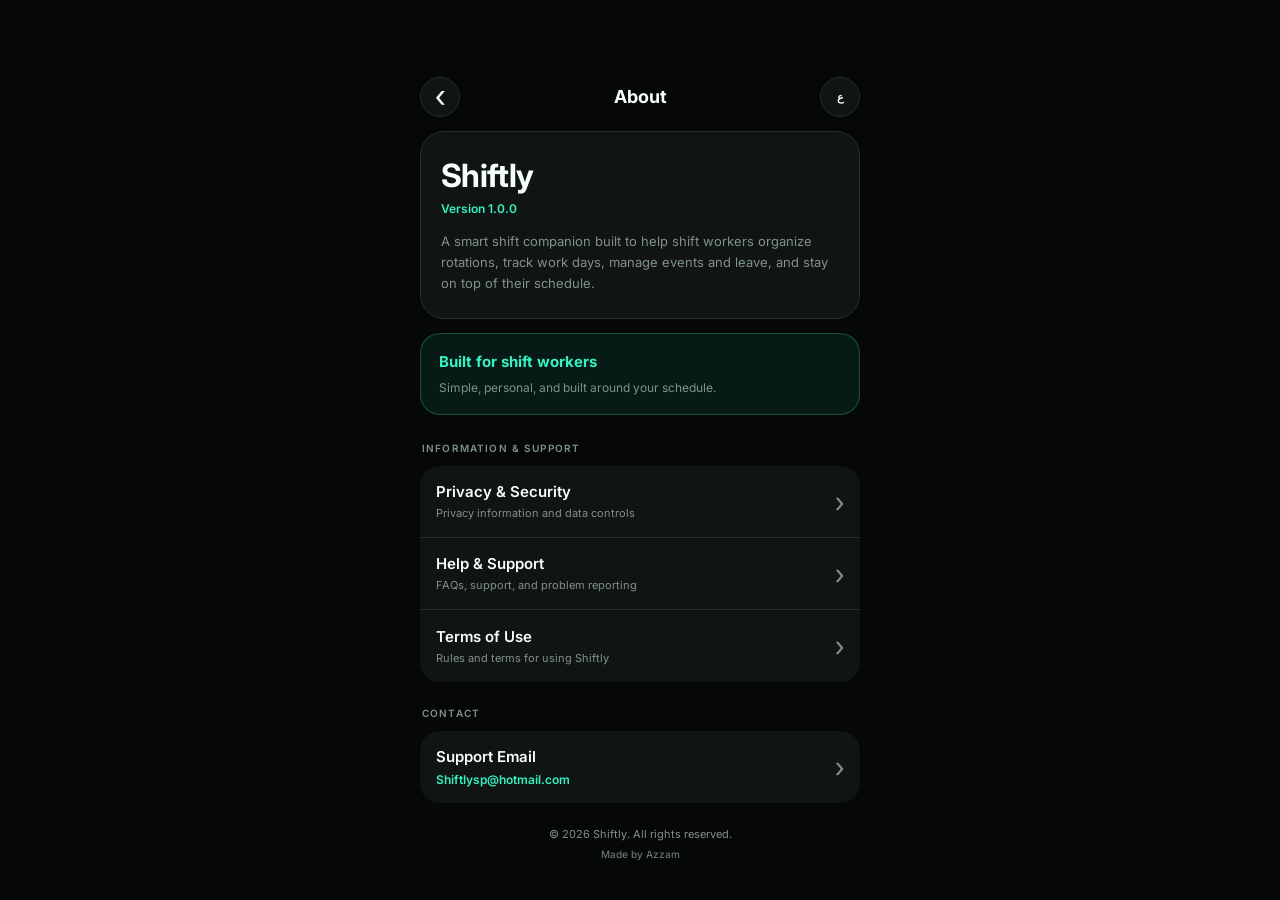
<file: index.html>
<!doctype html>
<html lang="en" dir="ltr" data-lang="en">
<head>
<meta charset="utf-8">
<meta name="viewport" content="width=device-width,initial-scale=1,viewport-fit=cover">
<meta name="theme-color" content="#050807">
<title>Shiftly — About</title>
<link rel="preconnect" href="https://fonts.googleapis.com">
<link rel="preconnect" href="https://fonts.gstatic.com" crossorigin>
<link href="https://fonts.googleapis.com/css2?family=Inter:wght@400;500;600;700&display=swap" rel="stylesheet">
<link rel="stylesheet" href="styles.css">
</head>
<body>
<div class="screen">

<header class="header">
  <a class="backBtn" href="javascript:history.back()" aria-label="Back">
    <span class="backArrow" data-en>‹</span>
    <span class="backArrow" data-ar>›</span>
  </a>
  <div class="headerTitle"><span data-en>About</span><span data-ar>حول التطبيق</span></div>
  <button class="langToggle" data-lang-toggle type="button" onclick="toggleLanguage()" aria-label="التبديل إلى العربية">ع</button>
</header>
<main class="content">
<section class="brandCard">
  <div class="brandName">Shiftly</div>
  <div class="version"><span data-en>Version 1.0.0</span><span data-ar>الإصدار ١.٠.٠</span></div>
  <div class="brandDescription rtl-text"><span data-en>A smart shift companion built to help shift workers organize rotations, track work days, manage events and leave, and stay on top of their schedule.</span><span data-ar>مساعد ذكي لتنظيم جداول العمل، صُمم لمساعدة الموظفين بنظام الشفتات على متابعة الروتيشن وأيام الدوام والأحداث والإجازات والتنبيهات بسهولة.</span></div>
</section>
<section class="madeCard">
  <div class="madeSectionTitle rtl-text"><span data-en>Built for shift workers</span><span data-ar>مصمم للموظفين بنظام الشفتات</span></div>
  <div class="madeBody rtl-text"><span data-en>Simple, personal, and built around your schedule.</span><span data-ar>بسيط، شخصي، ومصمم حول جدولك.</span></div>
</section>
<div class="sectionLabel"><span data-en>INFORMATION &amp; SUPPORT</span><span data-ar>المعلومات والدعم</span></div>
<div class="card">
  <a class="row" href="privacy-security/">
    <div class="rowText">
      <div class="linkTitle rtl-text"><span data-en>Privacy &amp; Security</span><span data-ar>الخصوصية والأمان</span></div>
      <div class="linkSubtitle rtl-text"><span data-en>Privacy information and data controls</span><span data-ar>معلومات الخصوصية والتحكم في البيانات</span></div>
    </div>
    <div class="chevron"><span data-en>›</span><span data-ar>‹</span></div>
  </a>
  <a class="row" href="support/">
    <div class="rowText">
      <div class="linkTitle rtl-text"><span data-en>Help &amp; Support</span><span data-ar>المساعدة والدعم</span></div>
      <div class="linkSubtitle rtl-text"><span data-en>FAQs, support, and problem reporting</span><span data-ar>الأسئلة الشائعة والدعم والإبلاغ عن المشاكل</span></div>
    </div>
    <div class="chevron"><span data-en>›</span><span data-ar>‹</span></div>
  </a>
  <a class="row" href="terms/">
    <div class="rowText">
      <div class="linkTitle rtl-text"><span data-en>Terms of Use</span><span data-ar>شروط الاستخدام</span></div>
      <div class="linkSubtitle rtl-text"><span data-en>Rules and terms for using Shiftly</span><span data-ar>قواعد وشروط استخدام Shiftly</span></div>
    </div>
    <div class="chevron"><span data-en>›</span><span data-ar>‹</span></div>
  </a>
</div>

<div class="sectionLabel"><span data-en>CONTACT</span><span data-ar>التواصل</span></div>
<div class="card">
  <a class="row" href="mailto:Shiftlysp@hotmail.com?subject=Shiftly%20Support">
    <div class="rowText">
      <div class="linkTitle rtl-text"><span data-en>Support Email</span><span data-ar>بريد الدعم</span></div>
      <div class="email rtl-text">Shiftlysp@hotmail.com</div>
    </div>
    <div class="chevron"><span data-en>›</span><span data-ar>‹</span></div>
  </a>
</div>

<div class="footerWrap">
  <div class="footer">© 2026 Shiftly. All rights reserved.</div>
  <div class="footerMadeBy">Made by Azzam</div>
</div>
</main>

</div>
<script src="app.js"></script>
</body>
</html>
</file>
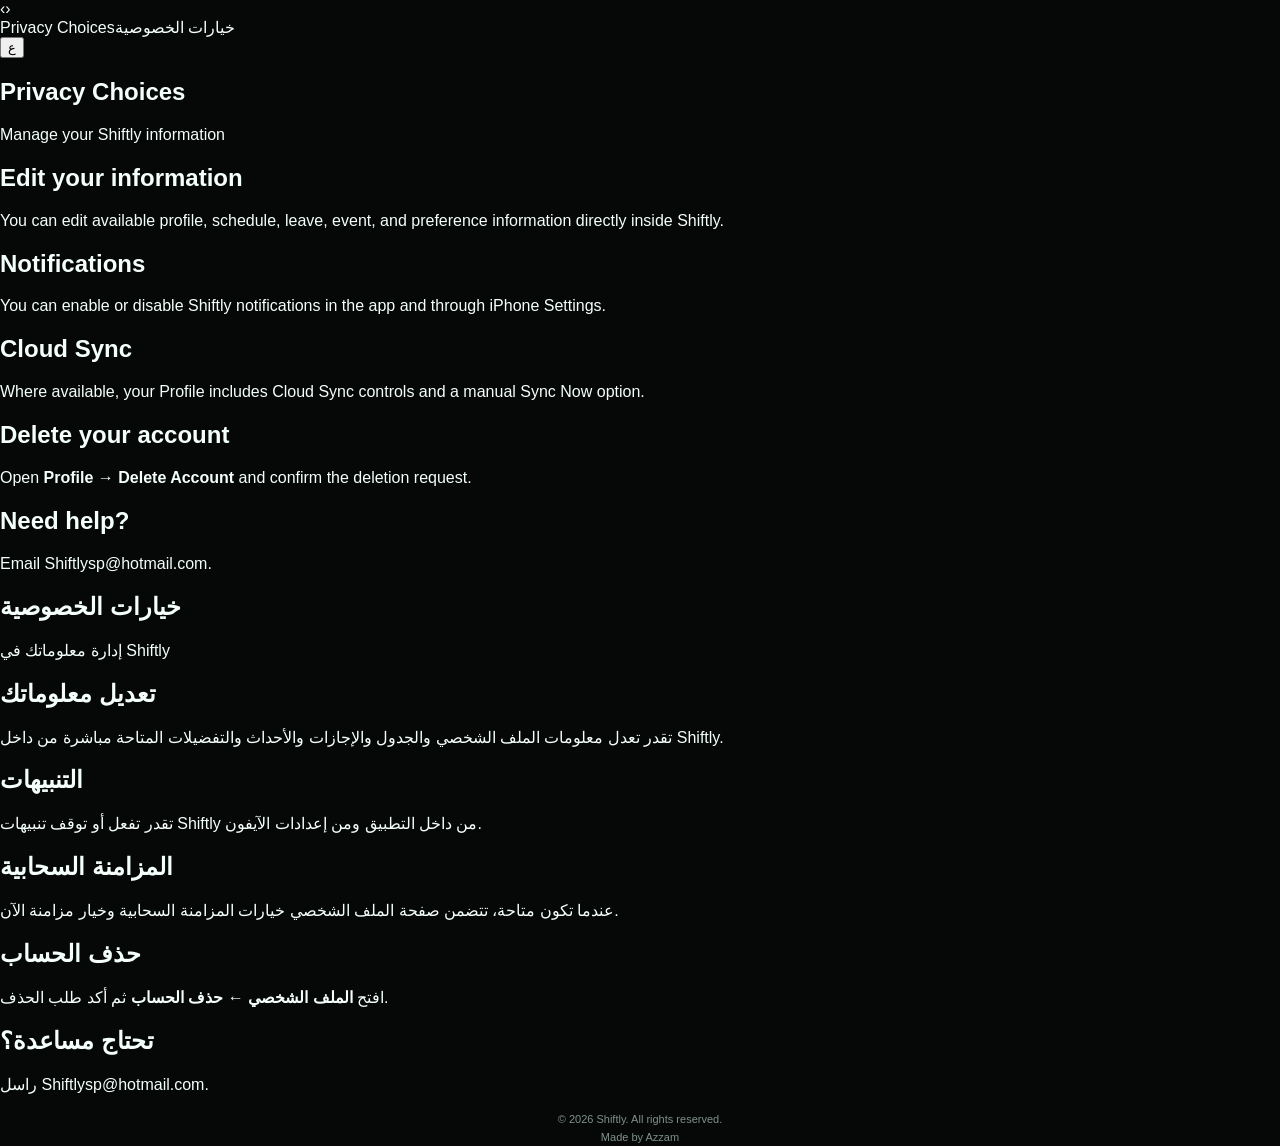
<file: privacy-choices/index.html>
<!doctype html>
<html lang="en" dir="ltr" data-lang="en">
<head>
<meta charset="utf-8">
<meta name="viewport" content="width=device-width,initial-scale=1,viewport-fit=cover">
<meta name="theme-color" content="#07040d">
<meta name="description" content="Shiftly">
<title>Privacy Choices — Shiftly</title>
<link rel="stylesheet" href="../styles.css">
</head>
<body><div class="app-shell">
<div class="topbar">
  <a class="icon-btn" href="../" aria-label="Back">
    <span class="arrow lang-en">‹</span><span class="arrow lang-ar">›</span>
  </a>
  <div class="title"><span class="lang-en">Privacy Choices</span><span class="lang-ar">خيارات الخصوصية</span></div>
  <button class="lang-btn" id="langBtn" onclick="toggleLang()" aria-label="Change language">ع</button>
</div>
<section class="doc lang-en">
<h1>Privacy Choices</h1>
<div class="meta">Manage your Shiftly information</div>
<h2>Edit your information</h2>
<p>You can edit available profile, schedule, leave, event, and preference information directly inside Shiftly.</p>
<h2>Notifications</h2>
<p>You can enable or disable Shiftly notifications in the app and through iPhone Settings.</p>
<h2>Cloud Sync</h2>
<p>Where available, your Profile includes Cloud Sync controls and a manual Sync Now option.</p>
<h2>Delete your account</h2>
<p>Open <strong>Profile → Delete Account</strong> and confirm the deletion request.</p>
<h2>Need help?</h2>
<p>Email <a class="inline" href="mailto:Shiftlysp@hotmail.com?subject=Shiftly%20Privacy%20Request">Shiftlysp@hotmail.com</a>.</p>
</section>

<section class="doc lang-ar">
<h1>خيارات الخصوصية</h1>
<div class="meta">إدارة معلوماتك في Shiftly</div>
<h2>تعديل معلوماتك</h2>
<p>تقدر تعدل معلومات الملف الشخصي والجدول والإجازات والأحداث والتفضيلات المتاحة مباشرة من داخل Shiftly.</p>
<h2>التنبيهات</h2>
<p>تقدر تفعل أو توقف تنبيهات Shiftly من داخل التطبيق ومن إعدادات الآيفون.</p>
<h2>المزامنة السحابية</h2>
<p>عندما تكون متاحة، تتضمن صفحة الملف الشخصي خيارات المزامنة السحابية وخيار مزامنة الآن.</p>
<h2>حذف الحساب</h2>
<p>افتح <strong>الملف الشخصي ← حذف الحساب</strong> ثم أكد طلب الحذف.</p>
<h2>تحتاج مساعدة؟</h2>
<p>راسل <a class="inline" href="mailto:Shiftlysp@hotmail.com?subject=Shiftly%20Privacy%20Request">Shiftlysp@hotmail.com</a>.</p>
</section>

<div class="footer">
  <div>© 2026 Shiftly. All rights reserved.</div>
  <div class="made">Made by Azzam</div>
</div>
</div><script src="../app.js"></script></body></html>
</file>
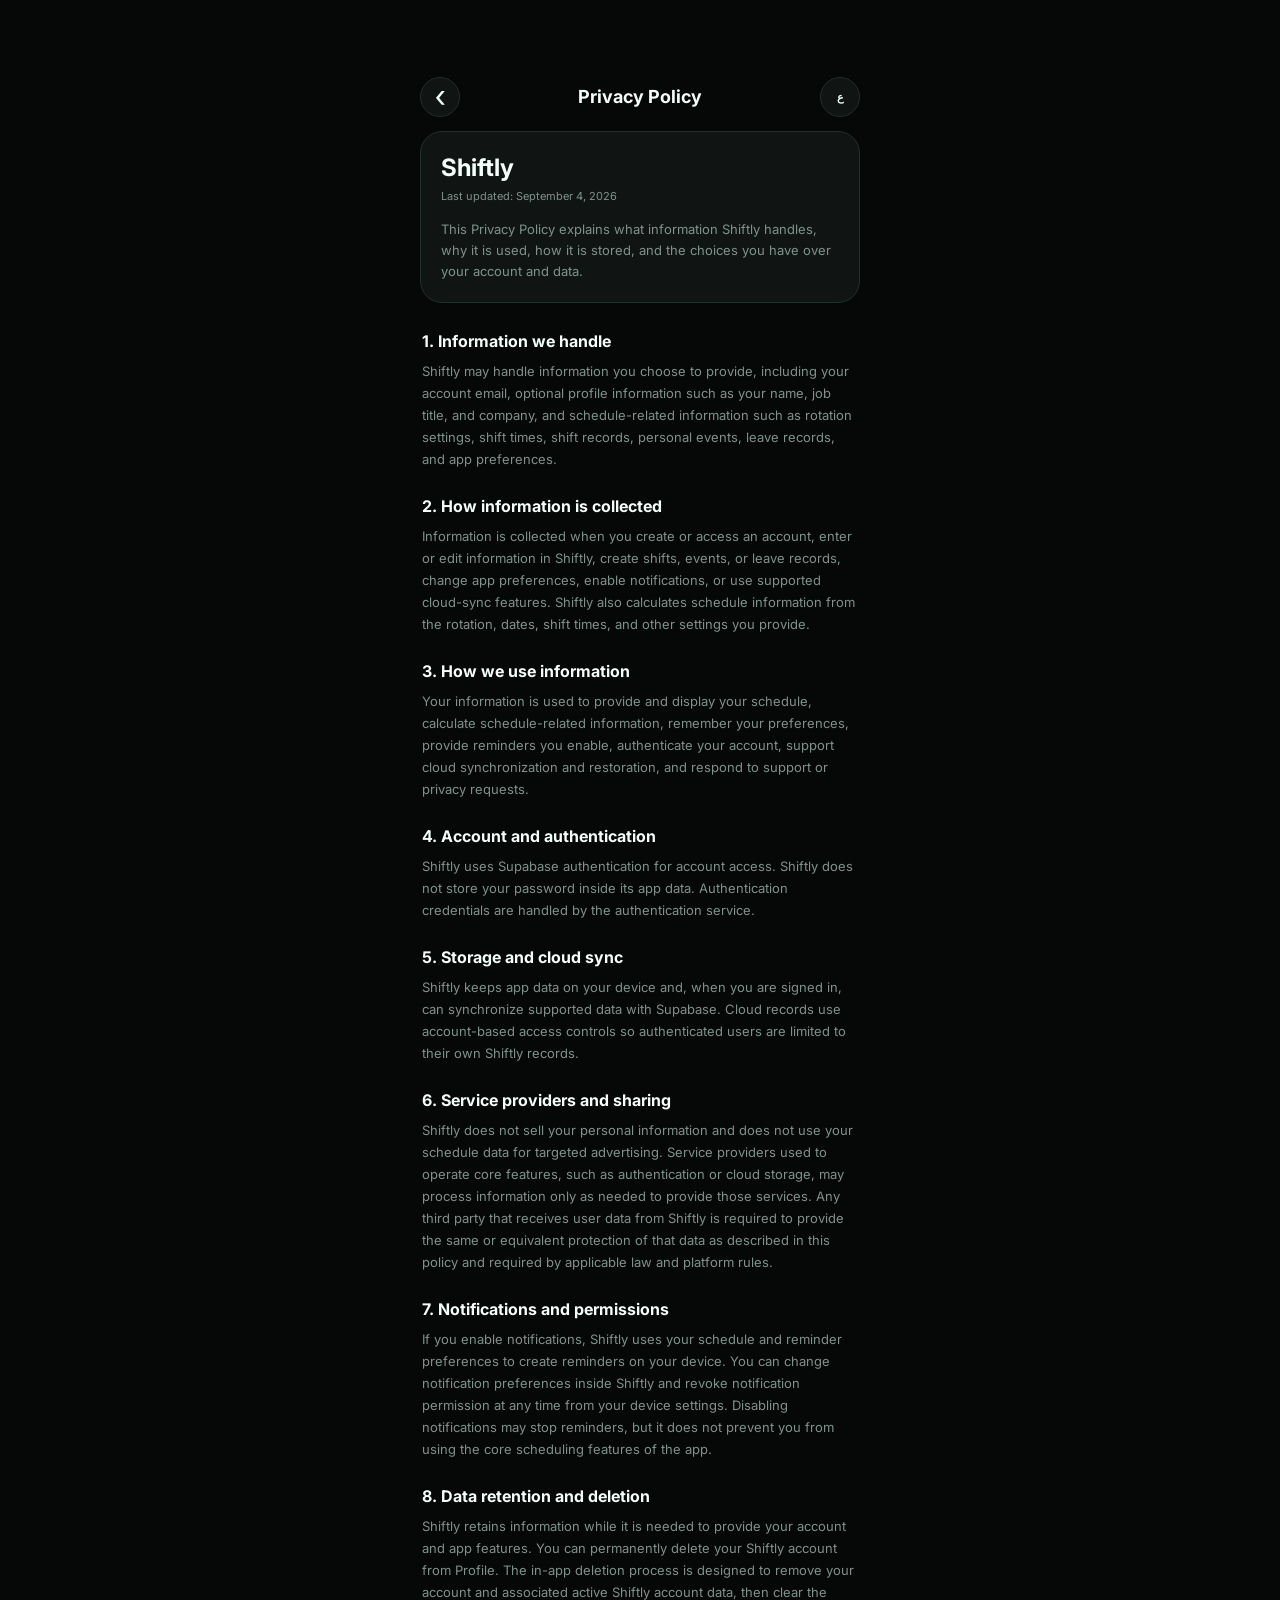
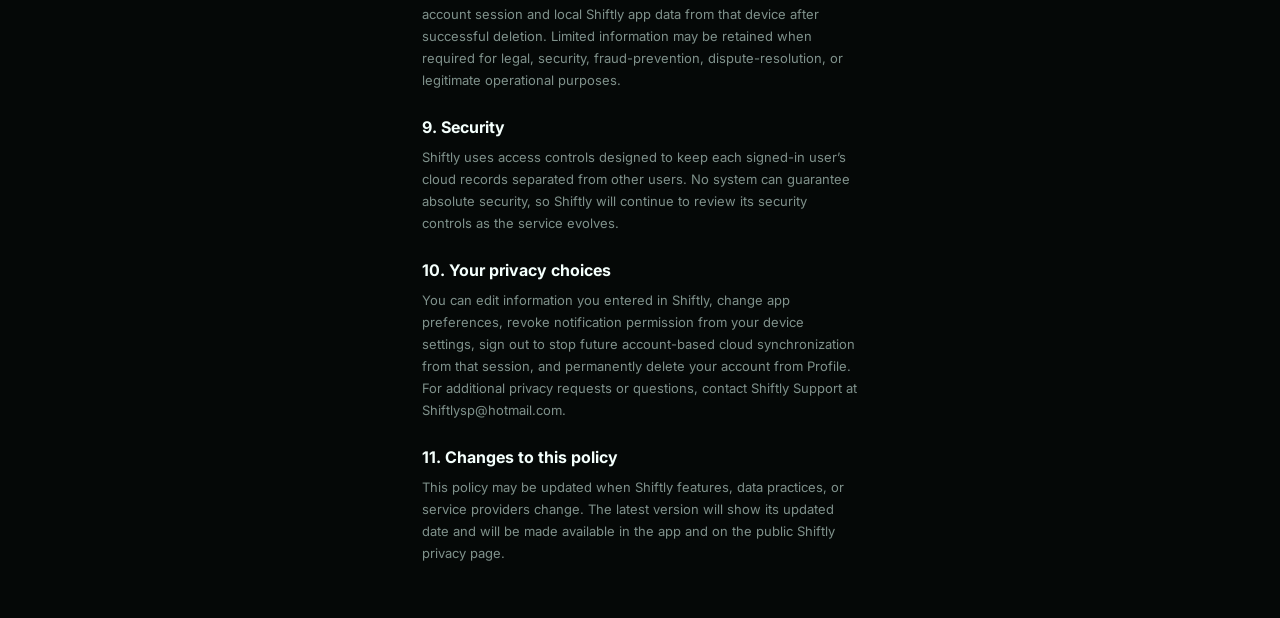
<file: privacy-policy/index.html>
<!doctype html>
<html lang="en" dir="ltr" data-lang="en">
<head>
<meta charset="utf-8">
<meta name="viewport" content="width=device-width,initial-scale=1,viewport-fit=cover">
<meta name="theme-color" content="#050807">
<title>Shiftly — Privacy Policy</title>
<link rel="preconnect" href="https://fonts.googleapis.com">
<link rel="preconnect" href="https://fonts.gstatic.com" crossorigin>
<link href="https://fonts.googleapis.com/css2?family=Inter:wght@400;500;600;700&display=swap" rel="stylesheet">
<link rel="stylesheet" href="../styles.css">
</head>
<body>
<div class="screen">
<header class="header">
  <a class="backBtn" href="../privacy-security/" aria-label="Back"><span class="backArrow" data-en>‹</span><span class="backArrow" data-ar>›</span></a>
  <div class="headerTitle"><span data-en>Privacy Policy</span><span data-ar>سياسة الخصوصية</span></div>
  <div class="headerSpacer"></div>
</header>
<main class="content">
<section class="introCard">
  <div class="policyName">Shiftly</div>
  <div class="updated rtl-text"><span data-en>Last updated: September 4, 2026</span><span data-ar>آخر تحديث: ٤ سبتمبر ٢٠٢٦</span></div>
  <div class="intro rtl-text"><span data-en>This Privacy Policy explains what information Shiftly handles, why it is used, how it is stored, and the choices you have over your account and data.</span><span data-ar>توضح سياسة الخصوصية هذه المعلومات التي يتعامل معها Shiftly، وسبب استخدامها، وكيفية حفظها، والخيارات المتاحة لك للتحكم في حسابك وبياناتك.</span></div>
</section>
<section class="policySection"><div class="policySectionTitle rtl-text"><span data-en>1. Information we handle</span><span data-ar>١. المعلومات التي نتعامل معها</span></div><div class="policySectionBody rtl-text"><span data-en>Shiftly may handle information you choose to provide, including your account email, optional profile information such as your name, job title, and company, and schedule-related information such as rotation settings, shift times, shift records, personal events, leave records, and app preferences.</span><span data-ar>قد يتعامل Shiftly مع المعلومات التي تختار تقديمها، بما في ذلك بريد حسابك الإلكتروني، ومعلومات الملف الشخصي الاختيارية مثل الاسم والمسمى الوظيفي والشركة، والمعلومات المرتبطة بالجدول مثل إعدادات الروتيشن وأوقات الدوام وسجلات الدوام والأحداث الشخصية وسجلات الإجازات وإعدادات التطبيق.</span></div></section>
<section class="policySection"><div class="policySectionTitle rtl-text"><span data-en>2. How information is collected</span><span data-ar>٢. كيف يتم جمع المعلومات</span></div><div class="policySectionBody rtl-text"><span data-en>Information is collected when you create or access an account, enter or edit information in Shiftly, create shifts, events, or leave records, change app preferences, enable notifications, or use supported cloud-sync features. Shiftly also calculates schedule information from the rotation, dates, shift times, and other settings you provide.</span><span data-ar>يتم جمع المعلومات عندما تنشئ حسابًا أو تدخل إليه، أو تضيف أو تعدل معلومات داخل Shiftly، أو تنشئ دوامًا أو حدثًا أو سجل إجازة، أو تغير إعدادات التطبيق، أو تفعل التنبيهات، أو تستخدم ميزات المزامنة السحابية المدعومة. كما يحسب Shiftly معلومات الجدول اعتمادًا على الروتيشن والتواريخ وأوقات الدوام والإعدادات الأخرى التي تقدمها.</span></div></section>
<section class="policySection"><div class="policySectionTitle rtl-text"><span data-en>3. How we use information</span><span data-ar>٣. كيف نستخدم المعلومات</span></div><div class="policySectionBody rtl-text"><span data-en>Your information is used to provide and display your schedule, calculate schedule-related information, remember your preferences, provide reminders you enable, authenticate your account, support cloud synchronization and restoration, and respond to support or privacy requests.</span><span data-ar>تُستخدم معلوماتك لتوفير وعرض جدولك، وحساب المعلومات المرتبطة بالجدول، وحفظ تفضيلاتك، وتقديم التنبيهات التي تفعلها، وتسجيل الدخول إلى حسابك، ودعم المزامنة والاستعادة السحابية، والرد على طلبات الدعم أو الخصوصية.</span></div></section>
<section class="policySection"><div class="policySectionTitle rtl-text"><span data-en>4. Account and authentication</span><span data-ar>٤. الحساب وتسجيل الدخول</span></div><div class="policySectionBody rtl-text"><span data-en>Shiftly uses Supabase authentication for account access. Shiftly does not store your password inside its app data. Authentication credentials are handled by the authentication service.</span><span data-ar>يستخدم Shiftly خدمة Supabase لتسجيل الدخول إلى الحساب. ولا يحفظ Shiftly كلمة مرورك ضمن بيانات التطبيق، إذ تتم معالجة بيانات تسجيل الدخول بواسطة خدمة المصادقة.</span></div></section>
<section class="policySection"><div class="policySectionTitle rtl-text"><span data-en>5. Storage and cloud sync</span><span data-ar>٥. التخزين والمزامنة السحابية</span></div><div class="policySectionBody rtl-text"><span data-en>Shiftly keeps app data on your device and, when you are signed in, can synchronize supported data with Supabase. Cloud records use account-based access controls so authenticated users are limited to their own Shiftly records.</span><span data-ar>يحتفظ Shiftly ببيانات التطبيق على جهازك، وعند تسجيل الدخول يمكنه مزامنة البيانات المدعومة مع Supabase. وتستخدم السجلات السحابية ضوابط وصول مرتبطة بالحساب بحيث يقتصر وصول المستخدم المسجل على سجلات Shiftly الخاصة به.</span></div></section>
<section class="policySection"><div class="policySectionTitle rtl-text"><span data-en>6. Service providers and sharing</span><span data-ar>٦. مقدمو الخدمات ومشاركة البيانات</span></div><div class="policySectionBody rtl-text"><span data-en>Shiftly does not sell your personal information and does not use your schedule data for targeted advertising. Service providers used to operate core features, such as authentication or cloud storage, may process information only as needed to provide those services. Any third party that receives user data from Shiftly is required to provide the same or equivalent protection of that data as described in this policy and required by applicable law and platform rules.</span><span data-ar>لا يبيع Shiftly معلوماتك الشخصية، ولا يستخدم بيانات جدولك للإعلانات الموجهة. وقد يعالج مقدمو الخدمات المستخدمون لتشغيل الميزات الأساسية، مثل تسجيل الدخول أو التخزين السحابي، المعلومات بالقدر اللازم فقط لتقديم تلك الخدمات. وأي طرف ثالث يستلم بيانات المستخدم من Shiftly يكون مطالبًا بتوفير مستوى حماية مماثل أو مكافئ لما هو موضح في هذه السياسة وما تتطلبه الأنظمة المعمول بها ومتطلبات المنصة.</span></div></section>
<section class="policySection"><div class="policySectionTitle rtl-text"><span data-en>7. Notifications and permissions</span><span data-ar>٧. التنبيهات والأذونات</span></div><div class="policySectionBody rtl-text"><span data-en>If you enable notifications, Shiftly uses your schedule and reminder preferences to create reminders on your device. You can change notification preferences inside Shiftly and revoke notification permission at any time from your device settings. Disabling notifications may stop reminders, but it does not prevent you from using the core scheduling features of the app.</span><span data-ar>إذا فعّلت التنبيهات، يستخدم Shiftly جدولك وتفضيلات التذكير لإنشاء تنبيهات على جهازك. ويمكنك تغيير إعدادات التنبيهات داخل Shiftly وسحب إذن التنبيهات في أي وقت من إعدادات جهازك. وقد يؤدي تعطيل التنبيهات إلى إيقاف التذكيرات، لكنه لا يمنعك من استخدام ميزات تنظيم الجدول الأساسية في التطبيق.</span></div></section>
<section class="policySection"><div class="policySectionTitle rtl-text"><span data-en>8. Data retention and deletion</span><span data-ar>٨. الاحتفاظ بالبيانات وحذفها</span></div><div class="policySectionBody rtl-text"><span data-en>Shiftly retains information while it is needed to provide your account and app features. You can permanently delete your Shiftly account from Profile. The in-app deletion process is designed to remove your account and associated active Shiftly account data, then clear the account session and local Shiftly app data from that device after successful deletion. Limited information may be retained when required for legal, security, fraud-prevention, dispute-resolution, or legitimate operational purposes.</span><span data-ar>يحتفظ Shiftly بالمعلومات ما دامت لازمة لتوفير حسابك وميزات التطبيق. ويمكنك حذف حساب Shiftly نهائيًا من صفحة الملف الشخصي. صُممت عملية الحذف داخل التطبيق لإزالة حسابك وبيانات حساب Shiftly النشطة المرتبطة به، ثم مسح جلسة الحساب وبيانات Shiftly المحلية من ذلك الجهاز بعد نجاح الحذف. وقد يتم الاحتفاظ بقدر محدود من المعلومات عندما يكون ذلك مطلوبًا لأسباب نظامية أو أمنية أو لمنع الاحتيال أو حل النزاعات أو لأغراض تشغيلية مشروعة.</span></div></section>
<section class="policySection"><div class="policySectionTitle rtl-text"><span data-en>9. Security</span><span data-ar>٩. الأمان</span></div><div class="policySectionBody rtl-text"><span data-en>Shiftly uses access controls designed to keep each signed-in user’s cloud records separated from other users. No system can guarantee absolute security, so Shiftly will continue to review its security controls as the service evolves.</span><span data-ar>يستخدم Shiftly ضوابط وصول مصممة لفصل السجلات السحابية لكل مستخدم مسجل عن المستخدمين الآخرين. ولا يمكن لأي نظام ضمان الأمان المطلق، لذلك سيستمر Shiftly في مراجعة ضوابط الأمان مع تطور الخدمة.</span></div></section>
<section class="policySection"><div class="policySectionTitle rtl-text"><span data-en>10. Your privacy choices</span><span data-ar>١٠. خيارات الخصوصية</span></div><div class="policySectionBody rtl-text"><span data-en>You can edit information you entered in Shiftly, change app preferences, revoke notification permission from your device settings, sign out to stop future account-based cloud synchronization from that session, and permanently delete your account from Profile. For additional privacy requests or questions, contact Shiftly Support at Shiftlysp@hotmail.com.</span><span data-ar>يمكنك تعديل المعلومات التي أدخلتها في Shiftly، وتغيير إعدادات التطبيق، وسحب إذن التنبيهات من إعدادات جهازك، وتسجيل الخروج لإيقاف المزامنة السحابية المرتبطة بالحساب من تلك الجلسة، وحذف حسابك نهائيًا من صفحة الملف الشخصي. ولأي طلبات أو أسئلة إضافية متعلقة بالخصوصية، تواصل مع دعم Shiftly عبر Shiftlysp@hotmail.com.</span></div></section>
<section class="policySection"><div class="policySectionTitle rtl-text"><span data-en>11. Changes to this policy</span><span data-ar>١١. التغييرات على هذه السياسة</span></div><div class="policySectionBody rtl-text"><span data-en>This policy may be updated when Shiftly features, data practices, or service providers change. The latest version will show its updated date and will be made available in the app and on the public Shiftly privacy page.</span><span data-ar>قد يتم تحديث هذه السياسة عند تغير ميزات Shiftly أو ممارسات البيانات أو مقدمي الخدمات. وستعرض أحدث نسخة تاريخ تحديثها، وستتوفر داخل التطبيق وعلى صفحة الخصوصية العامة الخاصة بـ Shiftly.</span></div></section>
</main>
</div>
<script src="../app.js"></script>
</body>
</html>
</file>
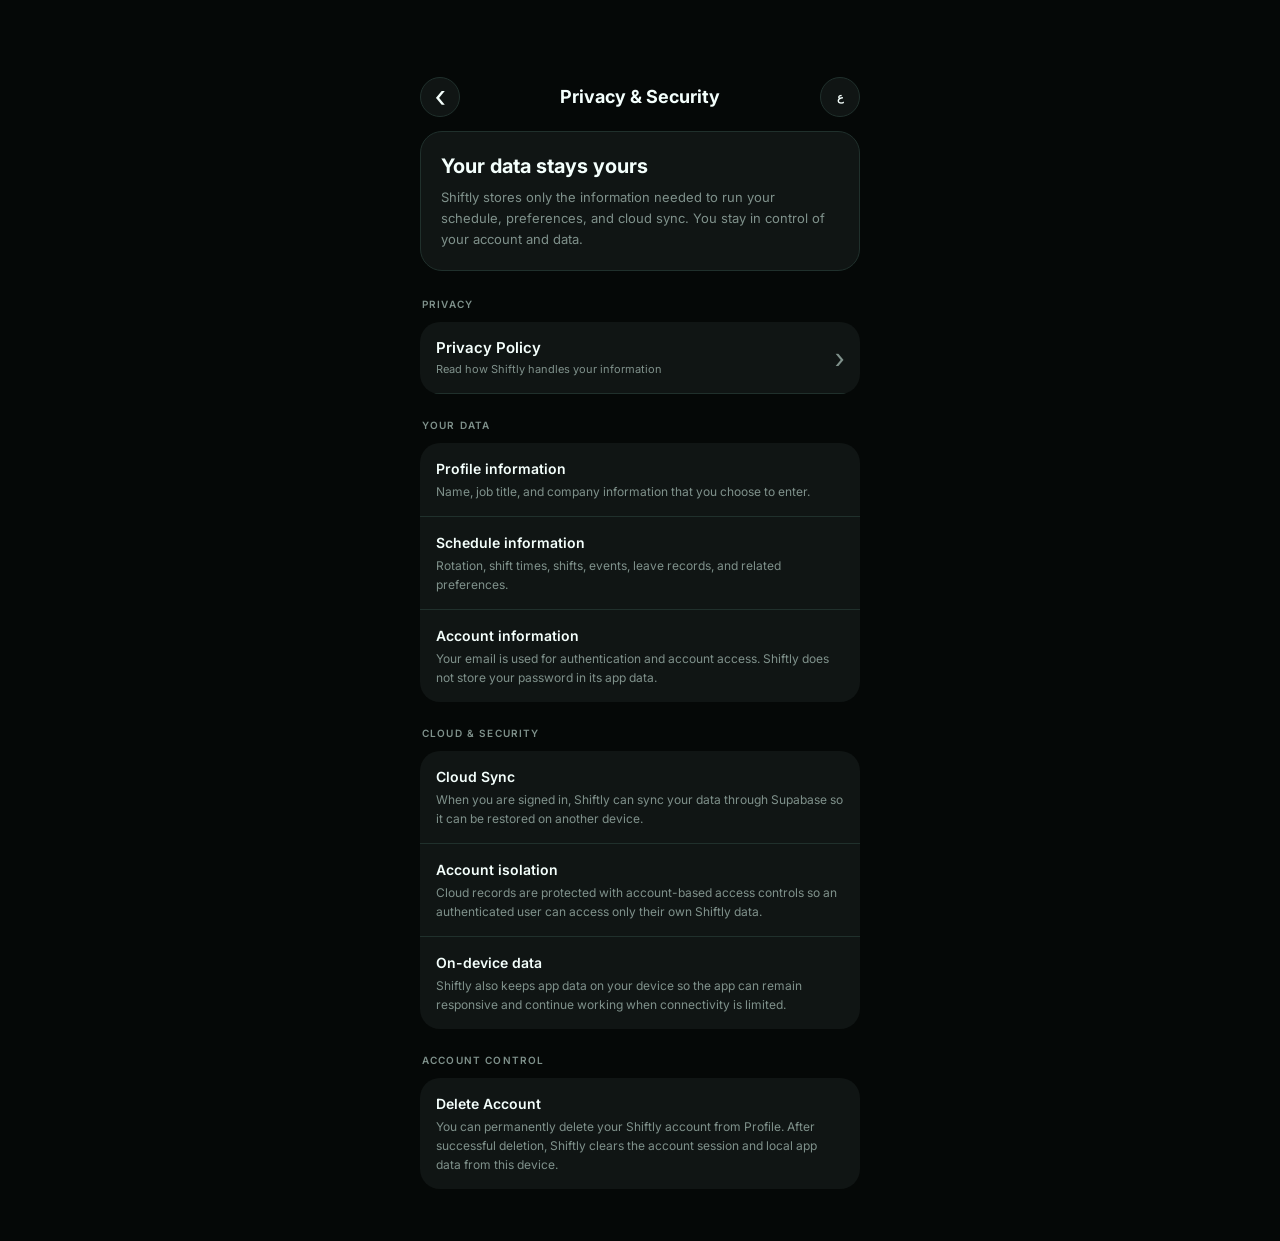
<file: privacy-security/index.html>
<!doctype html>
<html lang="en" dir="ltr" data-lang="en">
<head>
<meta charset="utf-8">
<meta name="viewport" content="width=device-width,initial-scale=1,viewport-fit=cover">
<meta name="theme-color" content="#050807">
<title>Shiftly — Privacy &amp; Security</title>
<link rel="preconnect" href="https://fonts.googleapis.com">
<link rel="preconnect" href="https://fonts.gstatic.com" crossorigin>
<link href="https://fonts.googleapis.com/css2?family=Inter:wght@400;500;600;700&display=swap" rel="stylesheet">
<link rel="stylesheet" href="../styles.css">
</head>
<body>
<div class="screen">

<header class="header">
  <a class="backBtn" href="../" aria-label="Back">
    <span class="backArrow" data-en>‹</span>
    <span class="backArrow" data-ar>›</span>
  </a>
  <div class="headerTitle"><span data-en>Privacy &amp; Security</span><span data-ar>الخصوصية والأمان</span></div>
  <div class="headerSpacer"></div>
</header>
<main class="content">
<section class="hero">
  <div class="heroTitle rtl-text"><span data-en>Your data stays yours</span><span data-ar>بياناتك تظل لك</span></div>
  <div class="heroBody rtl-text"><span data-en>Shiftly stores only the information needed to run your schedule, preferences, and cloud sync. You stay in control of your account and data.</span><span data-ar>يحفظ Shiftly فقط المعلومات اللازمة لتشغيل جدولك وإعداداتك والمزامنة السحابية. وتبقى أنت المتحكم في حسابك وبياناتك.</span></div>
</section>
<div class="sectionLabel"><span data-en>PRIVACY</span><span data-ar>الخصوصية</span></div>
<div class="card">
  <a class="policyRow" href="../privacy-policy/">
    <div class="policyText">
      <div class="policyTitle rtl-text"><span data-en>Privacy Policy</span><span data-ar>سياسة الخصوصية</span></div>
      <div class="policySubtitle rtl-text"><span data-en>Read how Shiftly handles your information</span><span data-ar>اقرأ كيف يتعامل Shiftly مع معلوماتك</span></div>
    </div>
    <div class="chevron"><span data-en>›</span><span data-ar>‹</span></div>
  </a>
</div>
<div class="sectionLabel"><span data-en>YOUR DATA</span><span data-ar>بياناتك</span></div>
<div class="card">
<div class="item"><div class="itemTitle rtl-text"><span data-en>Profile information</span><span data-ar>معلومات الملف الشخصي</span></div><div class="itemBody rtl-text"><span data-en>Name, job title, and company information that you choose to enter.</span><span data-ar>الاسم والمسمى الوظيفي ومعلومات الشركة التي تختار إدخالها.</span></div></div><div class="item"><div class="itemTitle rtl-text"><span data-en>Schedule information</span><span data-ar>معلومات الجدول</span></div><div class="itemBody rtl-text"><span data-en>Rotation, shift times, shifts, events, leave records, and related preferences.</span><span data-ar>الروتيشن وأوقات الدوام والدوامات والأحداث والإجازات والإعدادات المرتبطة بها.</span></div></div><div class="item"><div class="itemTitle rtl-text"><span data-en>Account information</span><span data-ar>معلومات الحساب</span></div><div class="itemBody rtl-text"><span data-en>Your email is used for authentication and account access. Shiftly does not store your password in its app data.</span><span data-ar>يُستخدم بريدك الإلكتروني لتسجيل الدخول والوصول إلى الحساب، ولا يحفظ Shiftly كلمة مرورك ضمن بيانات التطبيق.</span></div></div>
</div>
<div class="sectionLabel"><span data-en>CLOUD &amp; SECURITY</span><span data-ar>السحابة والأمان</span></div>
<div class="card">
<div class="item"><div class="itemTitle rtl-text"><span data-en>Cloud Sync</span><span data-ar>المزامنة السحابية</span></div><div class="itemBody rtl-text"><span data-en>When you are signed in, Shiftly can sync your data through Supabase so it can be restored on another device.</span><span data-ar>عند تسجيل الدخول يستطيع Shiftly مزامنة بياناتك عبر Supabase حتى تتمكن من استعادتها على جهاز آخر.</span></div></div><div class="item"><div class="itemTitle rtl-text"><span data-en>Account isolation</span><span data-ar>عزل بيانات الحساب</span></div><div class="itemBody rtl-text"><span data-en>Cloud records are protected with account-based access controls so an authenticated user can access only their own Shiftly data.</span><span data-ar>تُحمى السجلات السحابية بضوابط وصول مرتبطة بالحساب بحيث يستطيع المستخدم المسجل الوصول إلى بيانات Shiftly الخاصة به فقط.</span></div></div><div class="item"><div class="itemTitle rtl-text"><span data-en>On-device data</span><span data-ar>البيانات على الجهاز</span></div><div class="itemBody rtl-text"><span data-en>Shiftly also keeps app data on your device so the app can remain responsive and continue working when connectivity is limited.</span><span data-ar>يحتفظ Shiftly أيضًا ببيانات التطبيق على جهازك ليستمر التطبيق بالعمل بسلاسة عند ضعف الاتصال.</span></div></div>
</div>
<div class="sectionLabel"><span data-en>ACCOUNT CONTROL</span><span data-ar>التحكم بالحساب</span></div>
<div class="card">
  <div class="item">
    <div class="itemTitle rtl-text"><span data-en>Delete Account</span><span data-ar>حذف الحساب</span></div>
    <div class="itemBody rtl-text"><span data-en>You can permanently delete your Shiftly account from Profile. After successful deletion, Shiftly clears the account session and local app data from this device.</span><span data-ar>يمكنك حذف حساب Shiftly نهائيًا من صفحة الملف الشخصي. وبعد نجاح الحذف، يمسح Shiftly جلسة الحساب وبيانات التطبيق المحلية من هذا الجهاز.</span></div>
  </div>
</div>
</main>

</div>
<script src="../app.js"></script>
</body>
</html>
</file>
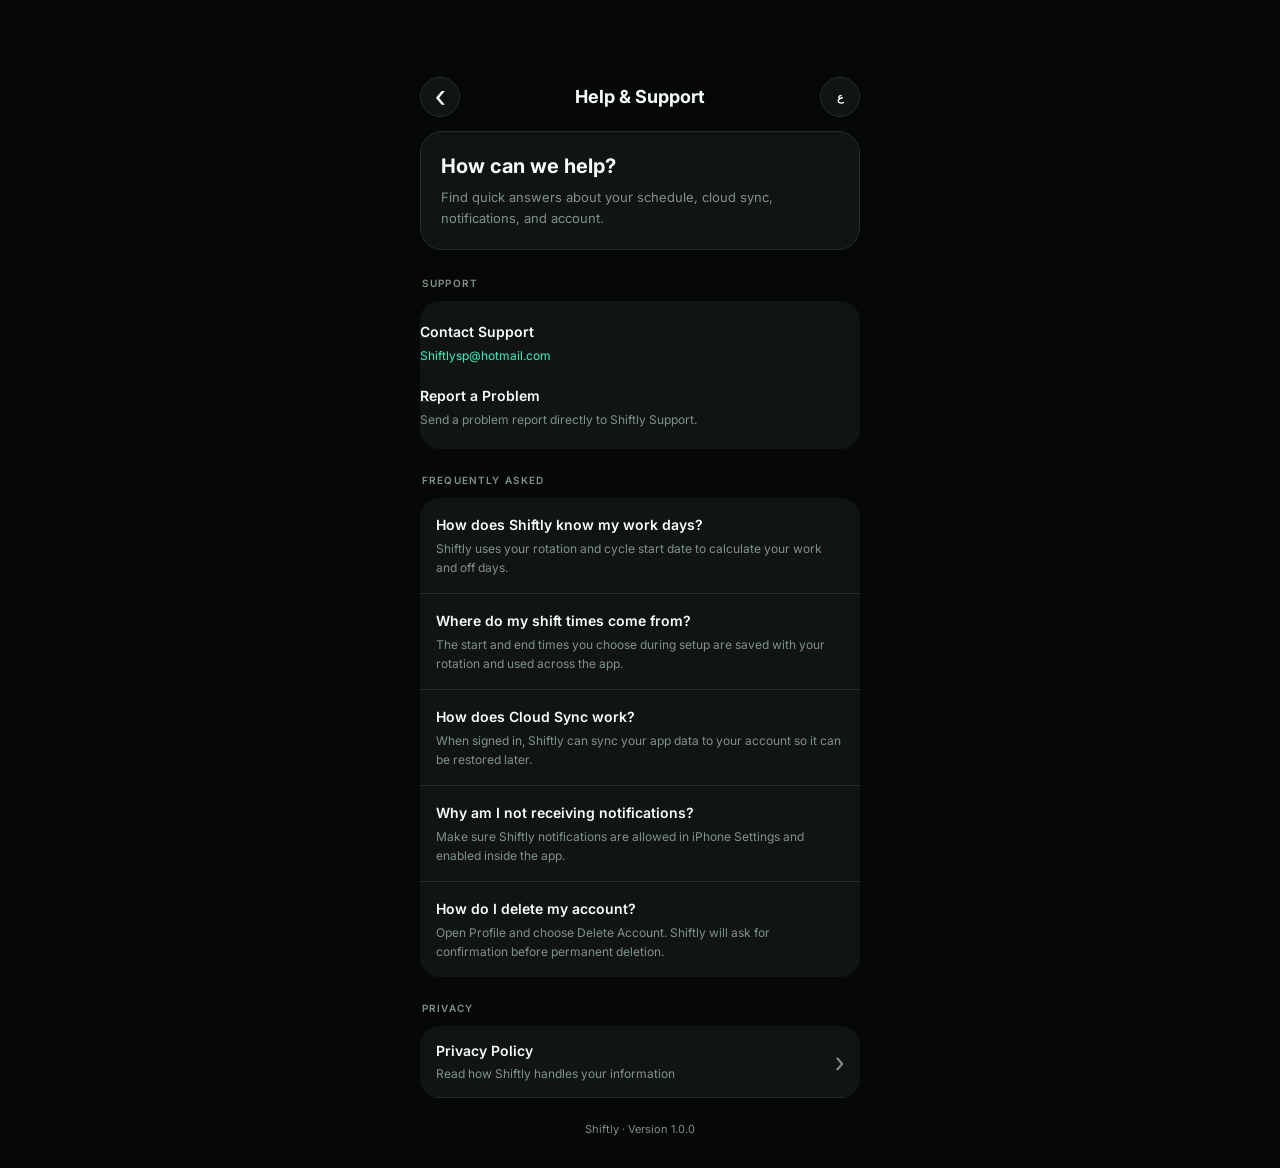
<file: support/index.html>
<!doctype html>
<html lang="en" dir="ltr" data-lang="en">
<head>
<meta charset="utf-8">
<meta name="viewport" content="width=device-width,initial-scale=1,viewport-fit=cover">
<meta name="theme-color" content="#050807">
<title>Shiftly — Help &amp; Support</title>
<link rel="preconnect" href="https://fonts.googleapis.com">
<link rel="preconnect" href="https://fonts.gstatic.com" crossorigin>
<link href="https://fonts.googleapis.com/css2?family=Inter:wght@400;500;600;700&display=swap" rel="stylesheet">
<link rel="stylesheet" href="../styles.css">
</head>
<body>
<div class="screen">
<header class="header">
  <a class="backBtn" href="../" aria-label="Back"><span class="backArrow" data-en>‹</span><span class="backArrow" data-ar>›</span></a>
  <div class="headerTitle"><span data-en>Help &amp; Support</span><span data-ar>المساعدة والدعم</span></div>
  <div class="headerSpacer"></div>
</header>
<main class="content">
<section class="hero">
  <div class="heroTitle rtl-text"><span data-en>How can we help?</span><span data-ar>كيف نقدر نساعدك؟</span></div>
  <div class="heroBody rtl-text"><span data-en>Find quick answers about your schedule, cloud sync, notifications, and account.</span><span data-ar>تلقى هنا إجابات سريعة عن جدولك والمزامنة والتنبيهات والحساب.</span></div>
</section>
<div class="sectionLabel"><span data-en>SUPPORT</span><span data-ar>الدعم</span></div>
<div class="card">
  <a class="item helpItem" href="mailto:Shiftlysp@hotmail.com?subject=Shiftly%20Support%20Request"><div class="itemTitle rtl-text"><span data-en>Contact Support</span><span data-ar>التواصل مع الدعم</span></div><div class="itemBody rtl-text" style="color:var(--primary)">Shiftlysp@hotmail.com</div></a>
  <a class="item helpItem" href="mailto:Shiftlysp@hotmail.com?subject=Shiftly%20-%20Problem%20Report"><div class="itemTitle rtl-text"><span data-en>Report a Problem</span><span data-ar>الإبلاغ عن مشكلة</span></div><div class="itemBody rtl-text"><span data-en>Send a problem report directly to Shiftly Support.</span><span data-ar>أرسل بلاغ المشكلة مباشرة إلى دعم Shiftly.</span></div></a>
</div>
<div class="sectionLabel"><span data-en>FREQUENTLY ASKED</span><span data-ar>أسئلة شائعة</span></div>
<div class="card">
  <div class="item helpItem"><div class="itemTitle rtl-text"><span data-en>How does Shiftly know my work days?</span><span data-ar>كيف يعرف Shiftly أيام دوامي؟</span></div><div class="itemBody rtl-text"><span data-en>Shiftly uses your rotation and cycle start date to calculate your work and off days.</span><span data-ar>يستخدم Shiftly الروتيشن وتاريخ بداية الدورة لحساب أيام الدوام والراحة.</span></div></div>
  <div class="item helpItem"><div class="itemTitle rtl-text"><span data-en>Where do my shift times come from?</span><span data-ar>من وين يأخذ Shiftly أوقات دوامي؟</span></div><div class="itemBody rtl-text"><span data-en>The start and end times you choose during setup are saved with your rotation and used across the app.</span><span data-ar>وقت البداية والنهاية اللي تختاره أثناء الإعداد ينحفظ مع الروتيشن ويُستخدم في جميع أجزاء التطبيق.</span></div></div>
  <div class="item helpItem"><div class="itemTitle rtl-text"><span data-en>How does Cloud Sync work?</span><span data-ar>كيف تعمل المزامنة السحابية؟</span></div><div class="itemBody rtl-text"><span data-en>When signed in, Shiftly can sync your app data to your account so it can be restored later.</span><span data-ar>عند تسجيل الدخول يقدر Shiftly يزامن بيانات التطبيق مع حسابك حتى تقدر تستعيدها لاحقًا.</span></div></div>
  <div class="item helpItem"><div class="itemTitle rtl-text"><span data-en>Why am I not receiving notifications?</span><span data-ar>ليش ما توصلني التنبيهات؟</span></div><div class="itemBody rtl-text"><span data-en>Make sure Shiftly notifications are allowed in iPhone Settings and enabled inside the app.</span><span data-ar>تأكد أن تنبيهات Shiftly مسموحة من إعدادات الآيفون ومفعلة داخل التطبيق.</span></div></div>
  <div class="item helpItem"><div class="itemTitle rtl-text"><span data-en>How do I delete my account?</span><span data-ar>كيف أحذف حسابي؟</span></div><div class="itemBody rtl-text"><span data-en>Open Profile and choose Delete Account. Shiftly will ask for confirmation before permanent deletion.</span><span data-ar>افتح الملف الشخصي واختر حذف الحساب. بيطلب منك Shiftly التأكيد قبل الحذف النهائي.</span></div></div>
</div>
<div class="sectionLabel"><span data-en>PRIVACY</span><span data-ar>الخصوصية</span></div>
<div class="card">
  <a class="policyRow" href="../privacy-policy/"><div class="policyText"><div class="itemTitle rtl-text"><span data-en>Privacy Policy</span><span data-ar>سياسة الخصوصية</span></div><div class="itemBody rtl-text"><span data-en>Read how Shiftly handles your information</span><span data-ar>اقرأ كيف يتعامل Shiftly مع معلوماتك</span></div></div><div class="chevron"><span data-en>›</span><span data-ar>‹</span></div></a>
</div>
<div class="supportVersion rtl-text"><span data-en>Shiftly · Version 1.0.0</span><span data-ar>Shiftly · الإصدار ١.٠.٠</span></div>
</main>
</div>
<script src="../app.js"></script>
</body>
</html>
</file>
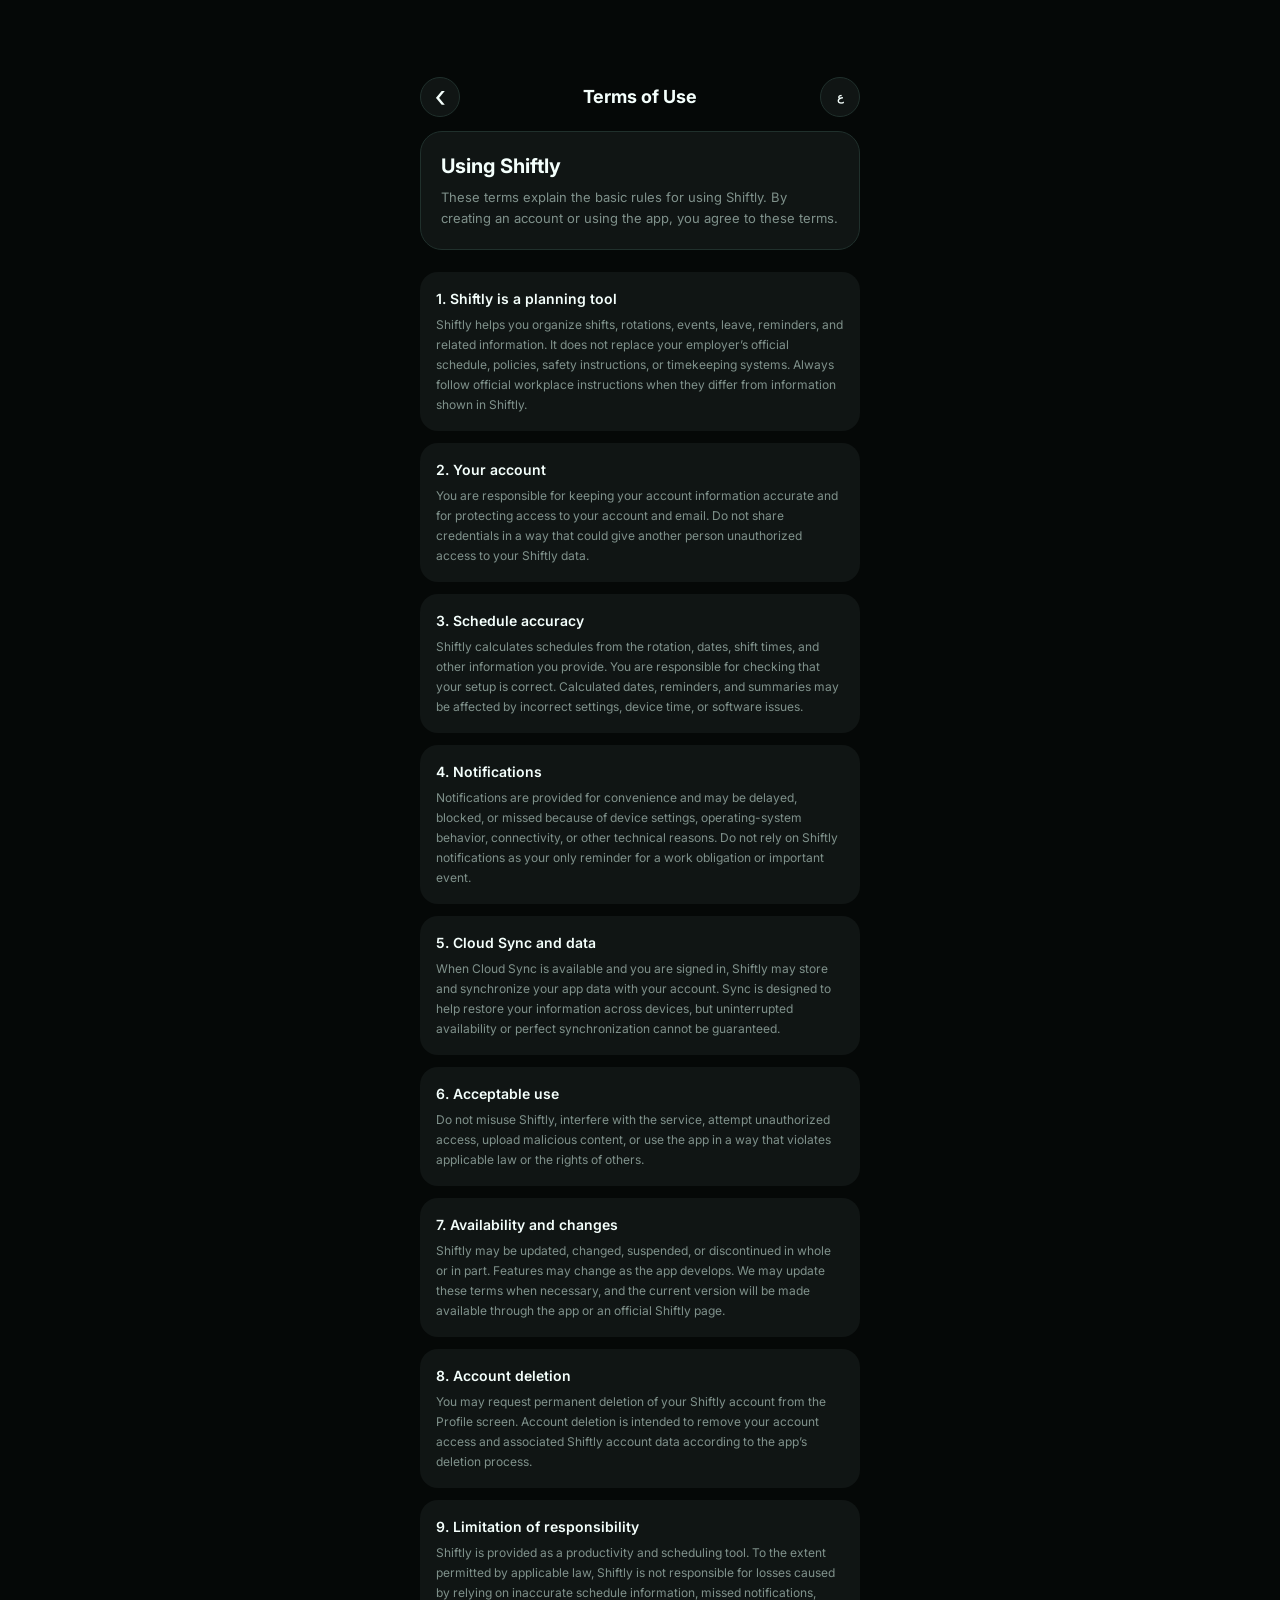
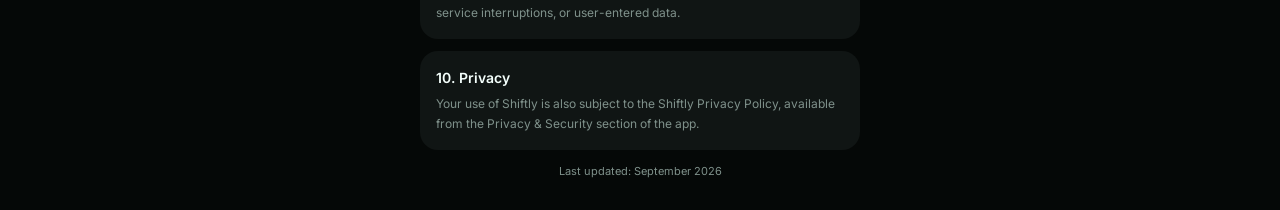
<file: terms/index.html>
<!doctype html>
<html lang="en" dir="ltr" data-lang="en">
<head>
<meta charset="utf-8">
<meta name="viewport" content="width=device-width,initial-scale=1,viewport-fit=cover">
<meta name="theme-color" content="#050807">
<title>Shiftly — Terms of Use</title>
<link rel="preconnect" href="https://fonts.googleapis.com">
<link rel="preconnect" href="https://fonts.gstatic.com" crossorigin>
<link href="https://fonts.googleapis.com/css2?family=Inter:wght@400;500;600;700&display=swap" rel="stylesheet">
<link rel="stylesheet" href="../styles.css">
</head>
<body>
<div class="screen">
<header class="header">
  <a class="backBtn" href="../" aria-label="Back"><span class="backArrow" data-en>‹</span><span class="backArrow" data-ar>›</span></a>
  <div class="headerTitle"><span data-en>Terms of Use</span><span data-ar>شروط الاستخدام</span></div>
  <div class="headerSpacer"></div>
</header>
<main class="content">
<section class="hero termsHero"><div class="heroTitle rtl-text"><span data-en>Using Shiftly</span><span data-ar>استخدام Shiftly</span></div><div class="heroBody rtl-text"><span data-en>These terms explain the basic rules for using Shiftly. By creating an account or using the app, you agree to these terms.</span><span data-ar>توضح هذه الشروط القواعد الأساسية لاستخدام Shiftly. بإنشاء حساب أو استخدام التطبيق، فإنك توافق على هذه الشروط.</span></div></section>
<section class="sectionCard"><div class="sectionCardTitle rtl-text"><span data-en>1. Shiftly is a planning tool</span><span data-ar>١. Shiftly أداة لتنظيم الجدول</span></div><div class="sectionCardBody rtl-text"><span data-en>Shiftly helps you organize shifts, rotations, events, leave, reminders, and related information. It does not replace your employer’s official schedule, policies, safety instructions, or timekeeping systems. Always follow official workplace instructions when they differ from information shown in Shiftly.</span><span data-ar>يساعدك Shiftly في تنظيم الدوام والروتيشن والأحداث والإجازات والتنبيهات والمعلومات المرتبطة بها. ولا يُعد بديلًا عن الجدول الرسمي لجهة عملك أو سياساتها أو تعليمات السلامة أو أنظمة تسجيل الوقت. اتبع دائمًا تعليمات جهة العمل الرسمية إذا اختلفت عن المعلومات المعروضة في Shiftly.</span></div></section>
<section class="sectionCard"><div class="sectionCardTitle rtl-text"><span data-en>2. Your account</span><span data-ar>٢. حسابك</span></div><div class="sectionCardBody rtl-text"><span data-en>You are responsible for keeping your account information accurate and for protecting access to your account and email. Do not share credentials in a way that could give another person unauthorized access to your Shiftly data.</span><span data-ar>أنت مسؤول عن دقة معلومات حسابك وحماية الوصول إلى حسابك وبريدك الإلكتروني. لا تشارك بيانات الدخول بطريقة قد تسمح لشخص آخر بالوصول غير المصرح به إلى بيانات Shiftly الخاصة بك.</span></div></section>
<section class="sectionCard"><div class="sectionCardTitle rtl-text"><span data-en>3. Schedule accuracy</span><span data-ar>٣. دقة الجدول</span></div><div class="sectionCardBody rtl-text"><span data-en>Shiftly calculates schedules from the rotation, dates, shift times, and other information you provide. You are responsible for checking that your setup is correct. Calculated dates, reminders, and summaries may be affected by incorrect settings, device time, or software issues.</span><span data-ar>يحسب Shiftly الجداول اعتمادًا على الروتيشن والتواريخ وأوقات الدوام والمعلومات التي تدخلها. أنت مسؤول عن التأكد من صحة إعداداتك. قد تتأثر التواريخ المحسوبة والتنبيهات والملخصات بإعدادات غير صحيحة أو وقت الجهاز أو مشاكل برمجية.</span></div></section>
<section class="sectionCard"><div class="sectionCardTitle rtl-text"><span data-en>4. Notifications</span><span data-ar>٤. التنبيهات</span></div><div class="sectionCardBody rtl-text"><span data-en>Notifications are provided for convenience and may be delayed, blocked, or missed because of device settings, operating-system behavior, connectivity, or other technical reasons. Do not rely on Shiftly notifications as your only reminder for a work obligation or important event.</span><span data-ar>التنبيهات مقدمة لتسهيل الاستخدام وقد تتأخر أو تُحجب أو لا تصل بسبب إعدادات الجهاز أو نظام التشغيل أو الاتصال أو أسباب تقنية أخرى. لا تعتمد على تنبيهات Shiftly وحدها لتذكيرك بالتزام عمل أو حدث مهم.</span></div></section>
<section class="sectionCard"><div class="sectionCardTitle rtl-text"><span data-en>5. Cloud Sync and data</span><span data-ar>٥. المزامنة السحابية والبيانات</span></div><div class="sectionCardBody rtl-text"><span data-en>When Cloud Sync is available and you are signed in, Shiftly may store and synchronize your app data with your account. Sync is designed to help restore your information across devices, but uninterrupted availability or perfect synchronization cannot be guaranteed.</span><span data-ar>عند توفر المزامنة السحابية وتسجيل الدخول، قد يقوم Shiftly بحفظ ومزامنة بيانات التطبيق مع حسابك. صُممت المزامنة للمساعدة في استعادة معلوماتك بين الأجهزة، ولكن لا يمكن ضمان توفرها بشكل مستمر أو اكتمال المزامنة في كل حالة.</span></div></section>
<section class="sectionCard"><div class="sectionCardTitle rtl-text"><span data-en>6. Acceptable use</span><span data-ar>٦. الاستخدام المقبول</span></div><div class="sectionCardBody rtl-text"><span data-en>Do not misuse Shiftly, interfere with the service, attempt unauthorized access, upload malicious content, or use the app in a way that violates applicable law or the rights of others.</span><span data-ar>لا تستخدم Shiftly بشكل مسيء، ولا تتدخل في عمل الخدمة، ولا تحاول الوصول غير المصرح به، ولا ترفع محتوى ضارًا، ولا تستخدم التطبيق بطريقة تخالف الأنظمة المعمول بها أو حقوق الآخرين.</span></div></section>
<section class="sectionCard"><div class="sectionCardTitle rtl-text"><span data-en>7. Availability and changes</span><span data-ar>٧. توفر الخدمة والتغييرات</span></div><div class="sectionCardBody rtl-text"><span data-en>Shiftly may be updated, changed, suspended, or discontinued in whole or in part. Features may change as the app develops. We may update these terms when necessary, and the current version will be made available through the app or an official Shiftly page.</span><span data-ar>قد يتم تحديث Shiftly أو تغييره أو تعليق بعض خدماته أو إيقافها كليًا أو جزئيًا. وقد تتغير الميزات مع تطوير التطبيق. قد نحدّث هذه الشروط عند الحاجة، وسيتم توفير النسخة الحالية داخل التطبيق أو عبر صفحة Shiftly الرسمية.</span></div></section>
<section class="sectionCard"><div class="sectionCardTitle rtl-text"><span data-en>8. Account deletion</span><span data-ar>٨. حذف الحساب</span></div><div class="sectionCardBody rtl-text"><span data-en>You may request permanent deletion of your Shiftly account from the Profile screen. Account deletion is intended to remove your account access and associated Shiftly account data according to the app’s deletion process.</span><span data-ar>يمكنك طلب حذف حساب Shiftly نهائيًا من شاشة الملف الشخصي. وتهدف عملية الحذف إلى إزالة الوصول إلى الحساب وبيانات حساب Shiftly المرتبطة به وفق آلية الحذف داخل التطبيق.</span></div></section>
<section class="sectionCard"><div class="sectionCardTitle rtl-text"><span data-en>9. Limitation of responsibility</span><span data-ar>٩. حدود المسؤولية</span></div><div class="sectionCardBody rtl-text"><span data-en>Shiftly is provided as a productivity and scheduling tool. To the extent permitted by applicable law, Shiftly is not responsible for losses caused by relying on inaccurate schedule information, missed notifications, service interruptions, or user-entered data.</span><span data-ar>يُقدم Shiftly كأداة للإنتاجية وتنظيم الجداول. وفي الحدود التي تسمح بها الأنظمة المعمول بها، لا يتحمل Shiftly مسؤولية الخسائر الناتجة عن الاعتماد على معلومات جدول غير دقيقة أو تنبيهات فائتة أو انقطاع الخدمة أو بيانات أدخلها المستخدم.</span></div></section>
<section class="sectionCard"><div class="sectionCardTitle rtl-text"><span data-en>10. Privacy</span><span data-ar>١٠. الخصوصية</span></div><div class="sectionCardBody rtl-text"><span data-en>Your use of Shiftly is also subject to the Shiftly Privacy Policy, available from the Privacy &amp; Security section of the app.</span><span data-ar>يخضع استخدامك لـShiftly أيضًا لسياسة خصوصية Shiftly المتوفرة من قسم الخصوصية والأمان داخل التطبيق.</span></div></section>
<div class="termsFooter rtl-text"><span data-en>Last updated: September 2026</span><span data-ar>آخر تحديث: سبتمبر ٢٠٢٦</span></div>
</main>
</div>
<script src="../app.js"></script>
</body>
</html>
</file>
<file: styles.css>
:root {
  --foreground: #F4FFFC;
  --background: #050807;
  --card: #101514;
  --primary: #35F2C2;
  --primary-foreground: #02110D;
  --muted-foreground: #7F918B;
  --border: #20302C;
}
* { box-sizing: border-box; }
html, body {
  margin: 0;
  min-height: 100%;
  background: var(--background);
  color: var(--foreground);
  font-family: "Inter", -apple-system, BlinkMacSystemFont, "Segoe UI", sans-serif;
  -webkit-font-smoothing: antialiased;
}
body { min-height: 100vh; }
a { color: inherit; text-decoration: none; }
.screen {
  width: 100%;
  max-width: 480px;
  min-height: 100vh;
  margin: 0 auto;
  background: var(--background);
  padding-bottom: 30px;
}
[data-ar] { display: none; }
html[data-lang="ar"] [data-en] { display: none; }
html[data-lang="ar"] [data-ar] { display: inline; }
html[data-lang="ar"] div[data-ar],
html[data-lang="ar"] p[data-ar] { display: block; }
html[data-lang="ar"] .rtl-text { text-align: right; direction: rtl; letter-spacing: 0; }
html[data-lang="ar"] .header,
html[data-lang="ar"] .row { flex-direction: row-reverse; }
.header {
  display: flex;
  flex-direction: row;
  align-items: center;
  padding: 77px 20px 14px;
  gap: 12px;
}
.backBtn {
  width: 40px;
  height: 40px;
  border-radius: 20px;
  border: .5px solid var(--border);
  display: flex;
  align-items: center;
  justify-content: center;
  background: var(--card);
}
.backBtn:active { opacity: .7; }
.backArrow {
  font-size: 32px;
  line-height: 34px;
  font-weight: 400;
  margin-top: -2px;
}
.headerTitle {
  flex: 1;
  text-align: center;
  font-size: 18px;
  line-height: 26px;
  font-weight: 700;
}
.headerSpacer { width: 40px; }
.content { padding: 0 20px; }
.brandCard {
  border: 1px solid var(--border);
  border-radius: 24px;
  padding: 24px 20px;
  margin-bottom: 14px;
  background: var(--card);
}
.brandName {
  font-size: 32px;
  line-height: 40px;
  font-weight: 700;
  letter-spacing: -0.7px;
}
.version {
  font-size: 12px;
  line-height: 19px;
  font-weight: 600;
  margin-top: 3px;
  margin-bottom: 13px;
  color: var(--primary);
}
.brandDescription {
  font-size: 13px;
  line-height: 21px;
  font-weight: 400;
  color: var(--muted-foreground);
}
.madeCard {
  border: 1px solid color-mix(in srgb, var(--primary) 25%, transparent);
  border-radius: 20px;
  padding: 17px 18px;
  margin-bottom: 24px;
  background: color-mix(in srgb, var(--primary) 8%, transparent);
}
.madeSectionTitle {
  font-size: 15px;
  line-height: 22px;
  font-weight: 700;
  margin-bottom: 5px;
  color: var(--primary);
}
.madeBody {
  font-size: 12px;
  line-height: 19px;
  color: var(--muted-foreground);
}
.sectionLabel {
  font-size: 10px;
  line-height: 18px;
  font-weight: 600;
  letter-spacing: 1.15px;
  margin-bottom: 9px;
  padding: 0 2px;
  color: var(--muted-foreground);
}
html[data-lang="ar"] .sectionLabel {
  font-size: 12px;
  letter-spacing: 0;
  text-align: right;
  direction: rtl;
  line-height: 22px;
}
.card {
  border-radius: 20px;
  overflow: hidden;
  margin-bottom: 22px;
  background: var(--card);
}
.row {
  min-height: 72px;
  display: flex;
  flex-direction: row;
  align-items: center;
  padding: 13px 16px;
  border-bottom: .5px solid var(--border);
}
.row:last-child { border-bottom: none; }
.row:active { opacity: .68; }
.rowText { flex: 1; }
.linkTitle {
  font-size: 15px;
  line-height: 22px;
  font-weight: 600;
}
.linkSubtitle {
  font-size: 11px;
  line-height: 17px;
  margin-top: 2px;
  color: var(--muted-foreground);
}
.email {
  font-size: 12px;
  line-height: 19px;
  font-weight: 600;
  margin-top: 2px;
  color: var(--primary);
}
.chevron {
  font-size: 28px;
  line-height: 30px;
  font-weight: 400;
  color: var(--muted-foreground);
}
.footerWrap {
  display: flex;
  flex-direction: column;
  align-items: center;
  justify-content: center;
  margin-top: 4px;
  padding-bottom: 4px;
}
.footer {
  width: 100%;
  font-size: 11px;
  line-height: 18px;
  text-align: center;
  direction: ltr;
  color: var(--muted-foreground);
}
.footerMadeBy {
  width: 100%;
  font-size: 10px;
  line-height: 16px;
  font-weight: 500;
  text-align: center;
  direction: ltr;
  margin-top: 3px;
  opacity: .82;
  color: var(--muted-foreground);
}
.hero {
  border: 1px solid var(--border);
  border-radius: 22px;
  padding: 20px;
  margin-bottom: 24px;
  background: var(--card);
}
.hero.termsHero { margin-bottom: 22px; }
.heroTitle {
  font-size: 20px;
  line-height: 28px;
  font-weight: 700;
  margin-bottom: 7px;
}
.heroBody {
  font-size: 13px;
  line-height: 21px;
  color: var(--muted-foreground);
}
.item {
  padding: 15px 16px;
  border-bottom: .5px solid var(--border);
}
.item:last-child { border-bottom: none; }
.helpItem { padding: 16px; }
.itemTitle {
  font-size: 14px;
  line-height: 21px;
  font-weight: 600;
  margin-bottom: 3px;
}
.helpItem .itemTitle { margin-bottom: 4px; }
.itemBody {
  font-size: 12px;
  line-height: 19px;
  color: var(--muted-foreground);
}
.policyRow {
  min-height: 72px;
  display: flex;
  flex-direction: row;
  align-items: center;
  padding: 13px 16px;
  border-bottom: .5px solid var(--border);
}
html[data-lang="ar"] .policyRow { flex-direction: row-reverse; }
.policyText { flex: 1; }
.policyTitle {
  font-size: 15px;
  line-height: 22px;
  font-weight: 600;
}
.policySubtitle {
  font-size: 11px;
  line-height: 17px;
  margin-top: 2px;
  color: var(--muted-foreground);
}
.introCard {
  border: 1px solid var(--border);
  border-radius: 22px;
  padding: 20px;
  margin-bottom: 26px;
  background: var(--card);
}
.policyName {
  font-size: 24px;
  line-height: 32px;
  font-weight: 700;
}
.updated {
  font-size: 11px;
  line-height: 18px;
  margin-top: 3px;
  color: var(--muted-foreground);
}
.intro {
  font-size: 13px;
  line-height: 21px;
  margin-top: 14px;
  color: var(--muted-foreground);
}
.policySection {
  margin-bottom: 24px;
  padding: 0 2px;
}
.policySectionTitle {
  font-size: 16px;
  line-height: 24px;
  font-weight: 700;
  margin-bottom: 7px;
}
.policySectionBody {
  font-size: 13px;
  line-height: 22px;
  color: var(--muted-foreground);
}
.noteCard {
  border: 1px solid color-mix(in srgb, var(--primary) 27%, transparent);
  border-radius: 18px;
  padding: 15px;
  display: flex;
  flex-direction: row;
  align-items: flex-start;
  gap: 10px;
  background: color-mix(in srgb, var(--primary) 7%, transparent);
}
.noteIcon {
  width: 16px;
  height: 16px;
  flex: 0 0 16px;
  color: var(--primary);
  margin-top: 2px;
}
.noteText {
  flex: 1;
  font-size: 12px;
  line-height: 19px;
  font-weight: 500;
}
.sectionCard {
  border-radius: 18px;
  padding: 16px;
  margin-bottom: 12px;
  background: var(--card);
}
.sectionCardTitle {
  font-size: 14px;
  line-height: 21px;
  font-weight: 600;
  margin-bottom: 6px;
}
.sectionCardBody {
  font-size: 12px;
  line-height: 20px;
  color: var(--muted-foreground);
}
.termsFooter {
  font-size: 11px;
  line-height: 18px;
  text-align: center;
  margin-top: 8px;
  color: var(--muted-foreground);
}
.supportVersion {
  font-size: 11px;
  line-height: 18px;
  text-align: center;
  margin-top: 2px;
  color: var(--muted-foreground);
}
@media (max-width: 520px) {
  .screen { max-width: none; }
}
</file>
